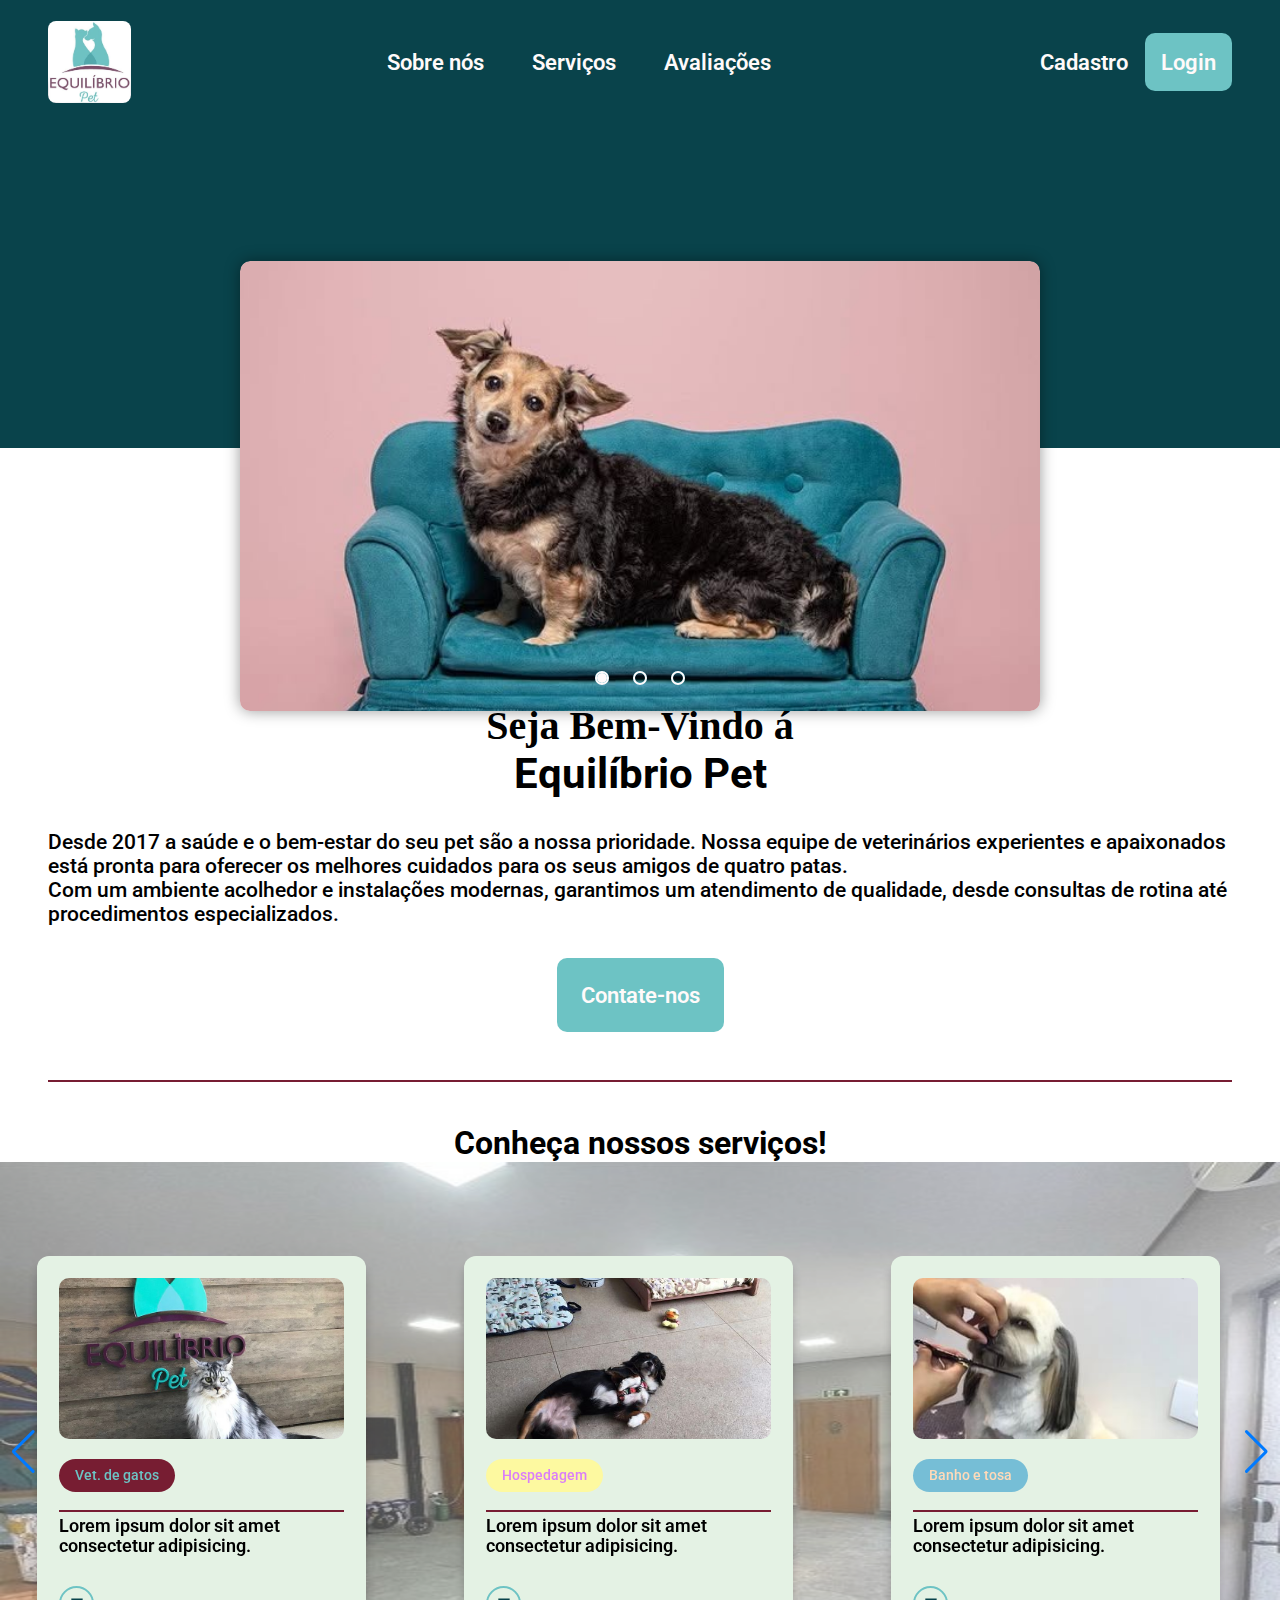
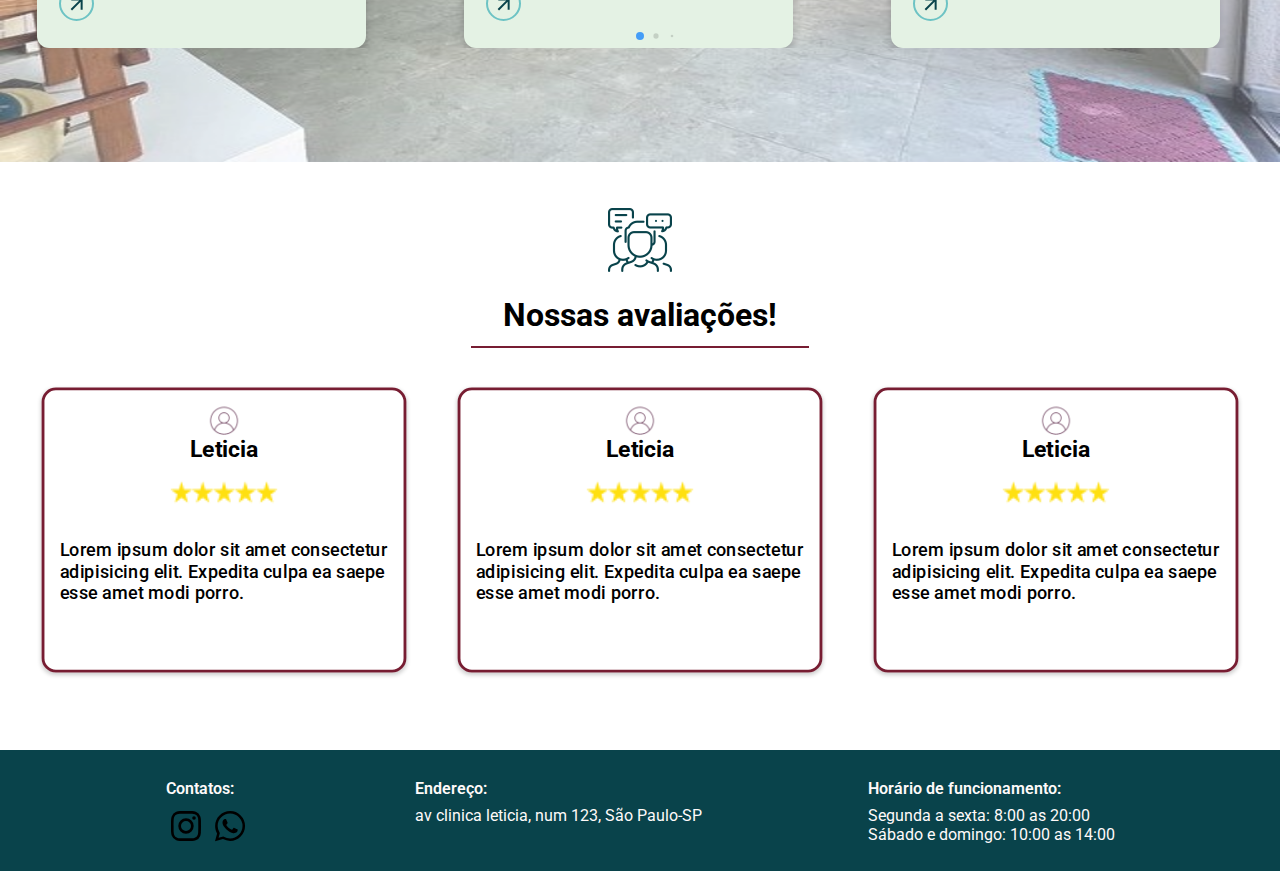
<file: index.html>
<!DOCTYPE html>
<html lang="pt-br">
  <head>

    <meta charset="UTF-8" />
    <meta name="viewport" content="width=device-width, initial-scale=1.0" />
    <title>Leticia Pet</title>
    <link rel="stylesheet" href="CSS/index.css" />

    <link rel="stylesheet" href="https://cdn.jsdelivr.net/npm/swiper@11/swiper-bundle.min.css">


    <link rel="stylesheet" href="https://fonts.googleapis.com/css2?family=Material+Symbols+Outlined:opsz,wght,FILL,GRAD@20..48,100..700,0..1,-50..200&icon_names=arrow_forward" />
    

    <script src="JS/index.js" defer></script>
    <script src="JS/cardSwiper.js" defer></script>

    <script src="https://cdn.jsdelivr.net/npm/swiper@11/swiper-bundle.min.js" ></script>


  </head>

  <body>

    <header>
      <div class="containerHeader">
        <img src="imgIndex/petLogo.jpg" alt="Logo da Clinica" id="logoSite" />
        <nav class="navBar">
          <ul class="listNav">
            <li><a href="#sobreNos">Sobre nós</a></li>
            <li><a href="#servico">Serviços</a></li>
            <li><a href="#avaliacoes">Avaliações</a></li>
          </ul>
        </nav>
        <div class="acesso">
          <a href="HTML/cadastro.html" id="linkCadastro">Cadastro</a>
          <a href="HTML/login.html" id="linkLogin">Login</a>
        </div>

        <div class="mobileIcon">
          <button onclick="menuAparecer()"><img src="[data-uri]"/></button>
        </div>

      </div>
      <div class="mobileMenu">
        <ul class="listNav">
          <li><a href="#sobreNos">Sobre nós</a></li>
          <li><a href="#servico">Serviços</a></li>
          <li><a href="#avaliacoes">Avaliações</a></li>
          <li><a href=".contentFooter">Contato</a></li>         
        </ul>
        <div class="acessoMobile"></div>
          <a href="HTML/cadastro.html" id="linkCadastroMobile">Cadastro</a>
          <a href="HTML/login.html" id="linkLoginMobile">Login</a>
        </div>
      </div>
    </header>


    <main>

      <section id="sectionHome">
        <div class="slider">
          <div class="slides">
            <input type="radio" name="radioBtn" id="radio1" />
            <input type="radio" name="radioBtn" id="radio2" />
            <input type="radio" name="radioBtn" id="radio3" />
            <div class="slide first">
              <img src="imgIndex/meg.jpg" alt="Cachorrinha meg" />
            </div>
            <div class="slide">
              <img
                src="imgIndex/megEdocinho.jpg"
                alt="Mascotes Meg e Docinho"
              />
            </div>
            <div class="slide">
              <img
                src="imgIndex/megFundocinza.jpg"
                alt="Mascote Sol"
                id="megCarrinho"
              />
            </div>
            <div class="autoNavigation">
              <div class="autoBtn1"></div>
              <div class="autoBtn2"></div>
              <div class="autoBtn3"></div>
            </div>
          </div>

          <div class="manualNavigation">
            <label for="radio1" class="manualBtn"></label>
            <label for="radio2" class="manualBtn"></label>
            <label for="radio3" class="manualBtn"></label>
          </div>
        </div>
      </section>

      <section id="sectionWelcome">
        <article id="sobreNos">
            <div class="contentArticle">
                <img src="imgIndex/simbolo.png" alt="simbolo Vet">
                <h1>Seja Bem-Vindo á</h1>
                <h2>Equilíbrio Pet</h2>
                <p>Desde 2017 a saúde e o bem-estar do seu pet são a nossa prioridade. Nossa equipe de veterinários experientes e apaixonados está pronta para oferecer os melhores cuidados para os seus amigos de quatro patas.<br>Com um ambiente acolhedor e instalações modernas, garantimos um atendimento de qualidade, desde consultas de rotina até procedimentos especializados.</p>
                <a href="https://api.whatsapp.com/send/?phone=554333211883&text&type=phone_number&app_absent=0">Contate-nos</a>
            </div>
        </article>
      </section>

      <section id="servico">
        <h1 id="service">Conheça nossos serviços!</h1>
        <img src="imgIndex/clinica.jpg" alt="clinica" class="clinicaImg">
        <div class="containerServices swiper">
          <div class="cardWrapper">
            <ul class="cardList swiper-wrapper">
              <li class="cardItem swiper-slide">
                <a href="#" class="cardLink">
                  <img src="imgCard/gatoElogo.jpg" alt="Gato na frente da logo" class="cardImg">
                  <p class="badge cat">Vet. de gatos</p>
                  <h2 class="cardDescription">Lorem ipsum dolor sit amet consectetur adipisicing.</h2>
                  <button class="cardButton material-symbols-outlined">
                    arrow_forward
                  </button>
                </a>
              </li>
              <li class="cardItem swiper-slide">
                <a href="#" class="cardLink">
                  <img src="imgCard/hotel.jpg" alt="Espaço de hospedagem" class="cardImg">
                  <p class="badge hotel">Hospedagem</p>
                  <h2 class="cardDescription">Lorem ipsum dolor sit amet consectetur adipisicing.</h2>
                  <button class="cardButton material-symbols-outlined">
                    arrow_forward
                  </button>
                </a>
              </li>
              <li class="cardItem swiper-slide">
                <a href="#" class="cardLink">
                  <img src="imgCard/tosa.jpg" alt="Espaço banho e tosa" class="cardImg">
                  <p class="badge bath">Banho e tosa</p>
                  <h2 class="cardDescription">Lorem ipsum dolor sit amet consectetur adipisicing.</h2>
                  <button class="cardButton material-symbols-outlined">
                    arrow_forward
                  </button>
                </a>
              </li>
              <li class="cardItem swiper-slide">
                <a href="#" class="cardLink">
                  <img src="imgCard/acupuntura.jpg" alt="Cão fazendo acupunctura" class="cardImg">
                  <p class="badge acupuncture">Acupuntura</p>
                  <h2 class="cardDescription">Lorem ipsum dolor sit amet consectetur adipisicing.</h2>
                  <button class="cardButton material-symbols-outlined">
                    arrow_forward
                  </button>
                </a>
              </li>
              <li class="cardItem swiper-slide">
                <a href="#" class="cardLink">
                  <img src="imgCard/nutri.jpg" alt="Nutrição" class="cardImg">
                  <p class="badge nutrition">Nutrição</p>
                  <h2 class="cardDescription">Lorem ipsum dolor sit amet consectetur adipisicing.</h2>
                  <button class="cardButton material-symbols-outlined">
                    arrow_forward
                  </button>
                </a>
              </li>
              
            </ul>

            <div class="swiper-pagination"></div>
            <div class="swiper-button-prev"></div>
            <div class="swiper-button-next"></div>
          </div>
        </div>
      </section>

      <section id="avaliacoes">
        <div class="introAvaliacoes">
          <img src="imgAvaliacao/avalia.png" alt="Simbolo de grupo de pessoas">
          <h1>Nossas avaliações!</h1>
        </div>
        <div class="containerAvaliativo">
          <ul id="avaliacoesGrupo">
            <li class="avaliacao">
              <img src="imgAvaliacao/perfil.png" alt="Simbolo de perfil">
              <h2>Leticia</h2>
              <img src="imgAvaliacao/estrelas.png" alt="Estrelas de avaliação" class="estrelas">
              <p>Lorem ipsum dolor sit amet consectetur adipisicing elit. Expedita culpa ea saepe esse amet modi porro.</p>
            </li>
            <li class="avaliacao">
              <img src="imgAvaliacao/perfil.png" alt="Simbolo de perfil">
              <h2>Leticia</h2>
              <img src="imgAvaliacao/estrelas.png" alt="Estrelas de avaliação" class="estrelas">
              <p>Lorem ipsum dolor sit amet consectetur adipisicing elit. Expedita culpa ea saepe esse amet modi porro.</p>
            </li>
            <li class="avaliacao">
              <img src="imgAvaliacao/perfil.png" alt="Simbolo de perfil">
              <h2>Leticia</h2>
              <img src="imgAvaliacao/estrelas.png" alt="Estrelas de avaliação" class="estrelas">
              <p>Lorem ipsum dolor sit amet consectetur adipisicing elit. Expedita culpa ea saepe esse amet modi porro.</p>
            </li>
            
          </ul>
        </div>
      </section>
    </main>

    <footer>
      <div class="contentFooter">
        <div class="bloco">
          <p class="indice">Contatos:</p>
     
          <a href="https://www.instagram.com/equilibriopet/"><img src="svg/bxl-instagram.svg" alt="logo instagram"></a>
          <a href="https://api.whatsapp.com/send/?phone=554333211883&text&type=phone_number&app_absent=0"><img src="svg/bxl-whatsapp.svg" alt="logo whatsapp"></a>
        </div>
        <div class="bloco">
          <p class="indice">Endereço:</p>
          <p>av clinica leticia, num 123, São Paulo-SP</p>
        </div>
        <div class="bloco">
          <p class="indice">Horário de funcionamento:</p>
          <p>Segunda a sexta: 8:00 as 20:00</p>
          <p>Sábado e domingo: 10:00 as 14:00</p>
        </div>
      </div>
    </footer>
  </body>
</html>
</file>
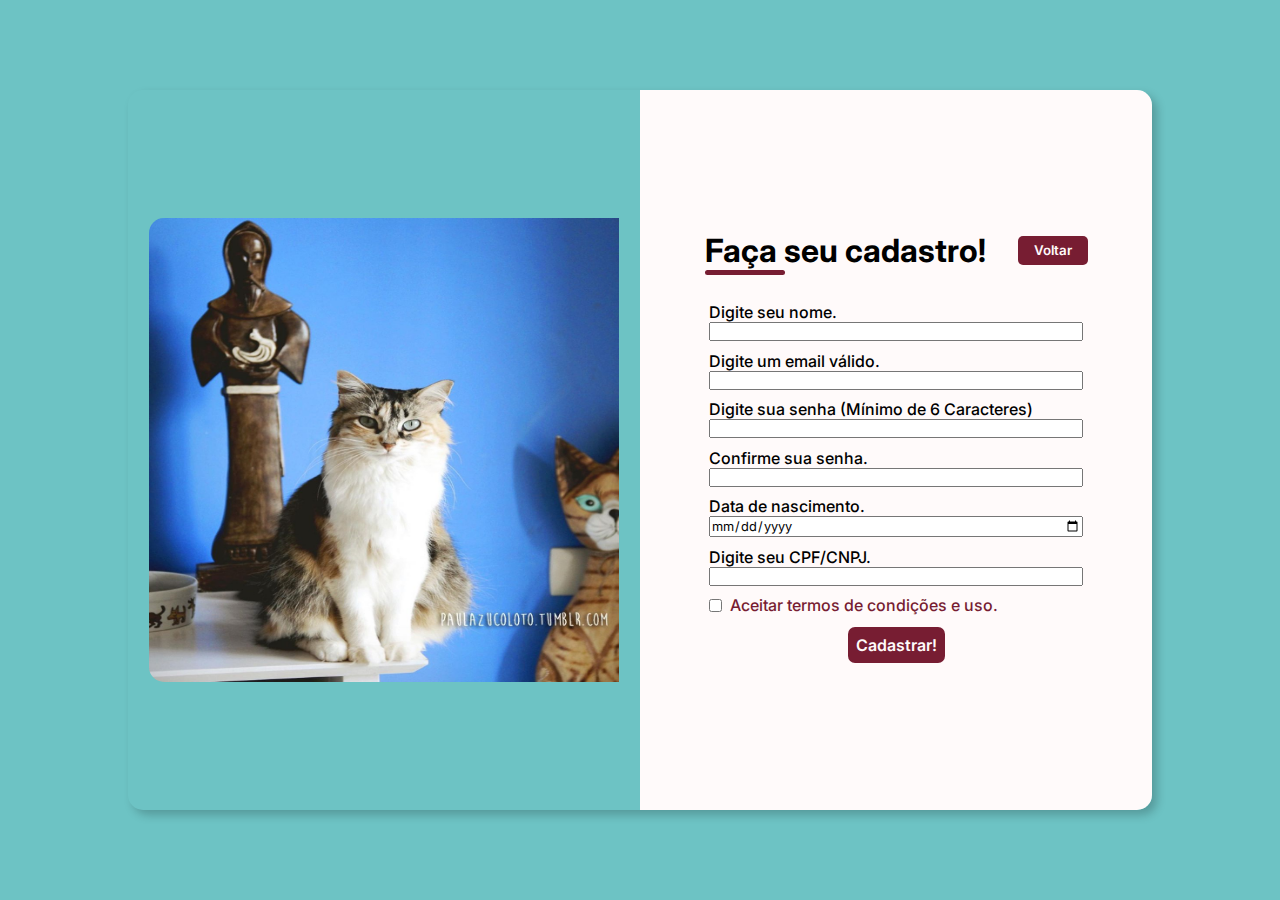
<file: HTML/cadastro.html>
<!DOCTYPE html>
<html lang="pt-br">
<head>
    <meta charset="UTF-8">
    <meta name="viewport" content="width=device-width, initial-scale=1.0">
    <title>Equilibrio Pet</title>
    <link rel="stylesheet" href="../CSS/cadastro.css"> 
    <script src="../JS/cadastro.js" defer ></script>
</head>
<body>
    <div class="container">
        <div class="imgCadastro">
            <img src="../imgCadastro/mariaFlor.jpg">
        </div>
        <div class="cadastro">
            <form onsubmit="event.preventDefault(); cadastroUsuario();"> <!-- chama o cadastro !-->
                <div class="cadastroHeader">
                    <div class="titulo">
                        <h1>Faça seu cadastro!</h1>
                    </div>
                    <div class="botaoAcesso">
                        <button><a href="../index.html">Voltar</a></button>
                    </div>
                </div>
                <div class="grupoInputs">
                    <div class="inputBox">
                        <label for="name">Digite seu nome.</label>
                        <input type="text" id="name" name="name" required>
                    </div>
                    <div class="inputBox">
                        <label for="email">Digite um email válido.</label>
                        <input type="email" id="email" name="email" required>
                    </div>
                    <div class="inputBox">
                        <label for="password">Digite sua senha (Mínimo de 6 Caracteres)</label>
                        <input type="password" id="password" name="password" required>
                    </div>
                    <div class="inputBox">
                        <label for="confirm">Confirme sua senha.</label>
                        <input type="password" id="confirm" name="confirm" required>
                    </div>
                    <div class="inputBox">
                        <label for="birthday">Data de nascimento.</label>
                        <input type="date" id="birthday" name="birthday" required>
                    </div>
                    <div class="inputBox">
                        <label for="cpf">Digite seu CPF/CNPJ.</label>
                        <input type="text" id="cpf" name="cpf_cnpj" required>
                    </div>
                    <div class="inputBox" id="inputTermo">
                        <input type="checkbox" id="terms" name="terms" required>
                        <label for="terms" class="termos"><a href="#">Aceitar termos de condições e uso.</a></label>
                    </div>
                </div>
                <div class="botaoCadastrar">
                    <button type="submit" id="cadastroButton">Cadastrar!</button> 
                </div>
            </form>
        </div>
    </div>

</body>
</html>
</file>
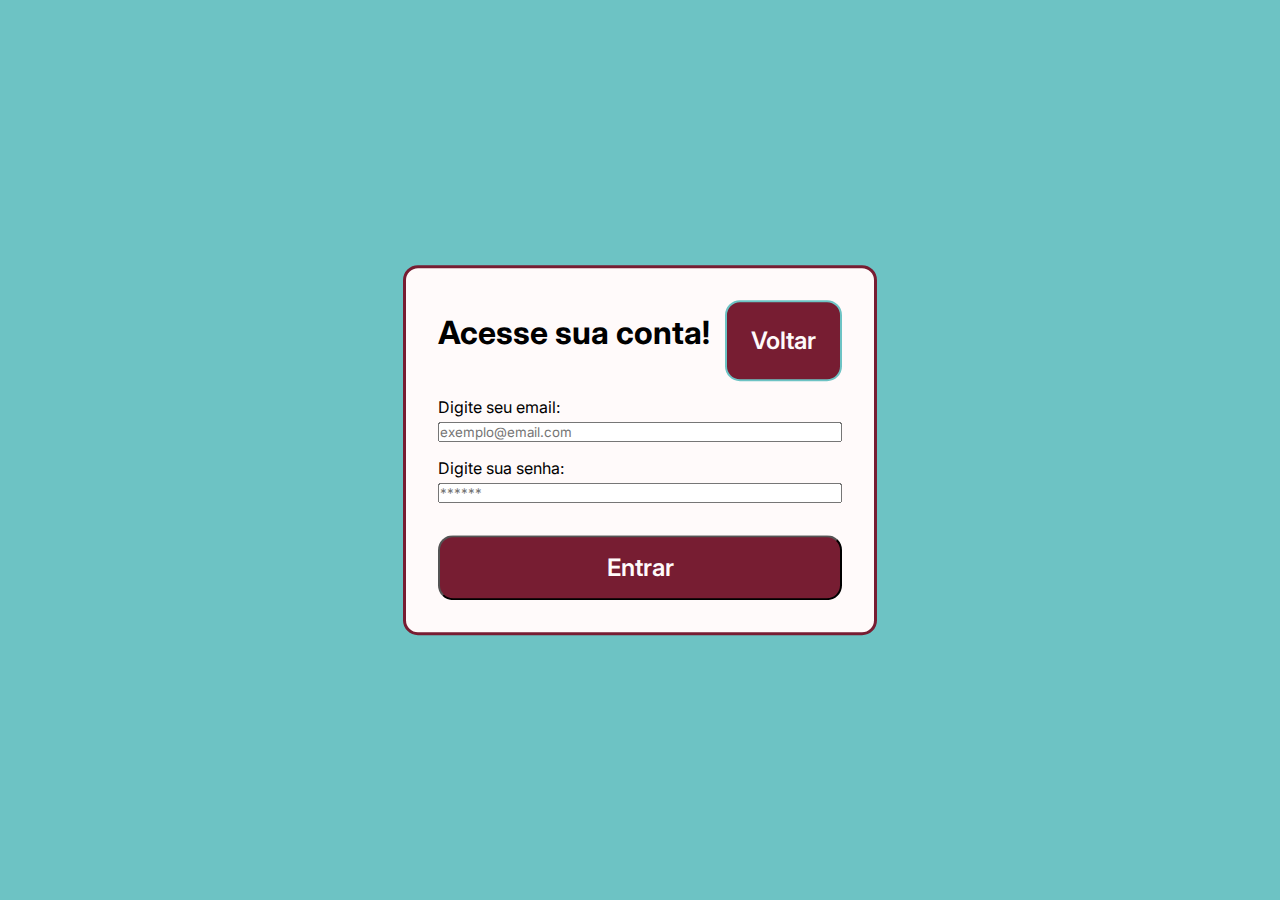
<file: HTML/login.html>
<!DOCTYPE html>
<html lang="pt-br">
  <head>
    <meta charset="UTF-8" />
    <meta name="viewport" content="width=device-width, initial-scale=1.0" />
    <title>Equilibrio Pet</title>
    <link rel="stylesheet" href="../CSS/login.css" />
    <script src="../JS/login.js" defer></script>
  </head>
  <body>
    <div class="containerLogin">
      <div class="headerLogin">
        <h1>Acesse sua conta!</h1>
            <a href="../index.html">Voltar</a>
        </div>
      <form>
        <label for="emailLogin">Digite seu email:</label>
        <input type="email" id="emailLogin" placeholder="exemplo@email.com" required />
        <label for="passwordLogin">Digite sua senha:</label>
        <input
          type="password" id="passwordLogin" placeholder="******" required/>

        <button type="button" onclick="loginUsuario()" id="submitLogin">Entrar</button>
      </form>
    </div>
  </body>
</html>
</file>
<file: CSS/index.css>
@import url('https://fonts.googleapis.com/css2?family=Inter+Tight:ital,wght@0,100..900;1,100..900&family=Roboto:ital,wght@0,100;0,300;0,400;0,500;0,700;0,900;1,100;1,300;1,400;1,500;1,700;1,900&display=swap');
@import url('https://fonts.googleapis.com/css2?family=Cedarville+Cursive&display=swap');

:root{
    --cor-primaria:#09434b;
    --cor-secundaria:#6dc3c4;
    --cor-tercearia:#771d32;
    --cor-neutra: #fffafa;
    --cor-bloco:#0087a6;
}

*{
    margin: 0;
    padding: 0;
    box-sizing: border-box;
    font-family: 'Roboto', 'Inter', sans-serif;
}


header{
    width: 100%;
    background-color: var(--cor-primaria);
    padding: 1.3rem 3rem;
    height: 28rem;
    z-index: 2;
}

.mobileIcon{
    display: none;
}

.mobileMenu{
    display: none;
}

.containerHeader{
    display: flex;
    justify-content: space-between;
    align-items: center;
}


#logoSite {
    width: 7%;
    border-radius: 0.5rem;
}

.navBar ul{
    display: flex;
    list-style: none;
}

.navBar ul li{
    padding: 1.5rem;
}

.navBar ul li a{
    text-decoration: none;
    color: var(--cor-neutra);
    font-size: 1.4rem;
    font-weight: 600;
    transition: font-size .6s ease-in-out;
}

.navBar ul li a:hover{
    font-size: 1.5rem;
    border-bottom: 5px solid var(--cor-tercearia);
    border-radius: 2px;
}

.acesso a{
    color: var(--cor-neutra);
    font-size: 1.4rem;
    font-weight: 600;
    text-decoration: none;
}

.acesso #linkCadastro{
    padding: 0.8rem;
    transition:font-size .6s ease-in-out;
}

.acesso #linkCadastro:hover{
    font-size: 1.5rem;
    border-left: 5px solid var(--cor-tercearia);
}

.acesso #linkLogin{
    padding: 1rem;
    background-color: var(--cor-secundaria);
    border-radius: 10px;
    transition: background-color .7s ease;
}

.acesso #linkLogin:hover{
    background-color: var(--cor-tercearia);
}

#sectionHome{
    position: absolute;
    top: 54%;
    left: 50%;
    transform: translate(-50%, -50%);
}

.slider{
    width: 800px;
    height: 450px;
    overflow: hidden;
    border-radius: 10px;
    box-shadow: 0 0px 15px rgba(0, 0, 0, 0.4);
}

#megCarrinho{
    width: 800px;
    height:454px;
}

.slides{
    width: 400%;
    height: 450px;
    display: flex;
}

.slides input{
    display: none;
}

.slide{
    width: 25%;
    position: relative;
    transition: 2s;
}

.slide{
    width:800px;
    border-radius: 10px;
}

.slide img{
    border-radius: 10px;
    width: 800px;

}

.manualNavigation{
    position: absolute;
    width: 800px;
    margin-top: -40px;
    display: flex;
    justify-content: center;
}

.manualBtn{
    border: 2px solid var(--cor-neutra);
    padding: 5px;
    border-radius: 10px;
    cursor: pointer;
    transition: .8s;
}

.manualBtn:not(:last-child){
    margin-right: 1.5rem;
}

.manualBtn:hover{
    background-color: var(--cor-neutra);
}

#radio1:checked ~ .first{
    margin-left: 0;
}
#radio2:checked ~ .first{
    margin-left: -25%;
}
#radio3:checked ~.first{
    margin-left: -50%;
}

.autoNavigation div{
    border: 2px solid var(--cor-bloco);
    padding: 5px;
    border-radius: 10px;
    cursor: pointer;
    transition: 1seg;
}

.autoNavigation{
    position: absolute;
    width: 800px;
    margin-top: 410px;
    display: flex;
    justify-content: center;
}

.autoNavigation div:not(:last-child){
    margin-right: 1.5rem;
}

#radio1:checked ~ .autoNavigation .autoBtn1{
    background-color: var(--cor-neutra);
}

#radio2:checked ~ .autoNavigation .autoBtn2{
    background-color: var(--cor-neutra);
}

#radio3:checked ~ .autoNavigation .autoBtn3{
    background-color: var(--cor-neutra);
}

#sectionWelcome{
    padding: 11.9rem 3rem 7rem 3rem;
}

.contentArticle{
    display: flex;
    flex-direction: column;
    justify-content: center;
    align-items: center;
    padding-bottom: 3rem;
    border-bottom: 2px solid var(--cor-tercearia);
}

.contentArticle h1{
    font-family: "cursive";
    font-size: 2.5rem;
    font-weight: 600;
    color: #000;
}

.contentArticle h2{
    color: #000;
    font-size: 2.6rem;
    font-weight: 700;
}

.contentArticle p{
    margin: 2rem 0;
    font-size: 1.3rem;
    font-weight: 500;
}

.contentArticle a{
    padding: 1.5rem;
    background-color: var(--cor-secundaria);
    border-radius: 10px;
    transition: background-color .7s ease;
    color: var(--cor-neutra);
    font-weight: 600;
    font-size: 1.4rem;
    text-decoration: none;
}

.contentArticle a:hover{
    background-color: var(--cor-tercearia);
}

#servico{
    position: relative;
    top: -70px;
}

#service{
    display: flex;
    justify-content: center;
    font-size: 2rem;
    
}


.clinicaImg{
    width: 100%;
    height: 600px;
    opacity: .7;
    position: relative;
}


.containerServices{
    position: absolute;
    top: -510px;    
}


.cardWrapper{
    max-width: 1300px;
    margin-left: 1.7rem;
    margin-right: 2rem;
    overflow: hidden;
}

.cardList .cardItem{
    list-style: none;
    margin-left: 10px;
    display: flex;
    justify-content: space-between;
    align-items: center;
    width: 100%;
}


.cardList .cardItem .cardLink{
    user-select: none;
    width: 85%;
    display: block;
    background-color: rgb(228, 242, 228);
    border: 4px solid transparent;
    padding: 18px;
    border-radius: 12px;
    text-decoration: none;
    box-shadow: 0 10px 10px rgba(0, 0, 0, 0.2);
    transition: .6s ease;
}


.cardList .cardItem .cardLink:hover{
    border-color: var(--cor-secundaria);
}


.cardList .cardLink .cardImg{
    width: 100%;
    aspect-ratio: 16 / 9;
    object-fit: cover;
    border-radius: 10px;
}

.cardList .cardLink .badge{ 
    color: var(--cor-secundaria);
    padding: 8px 16px;
    font-size: .9rem;
    font-weight: 500;
    margin: 16px 0 18px;
    background-color: var(--cor-tercearia);
    width: fit-content;
    border-radius: 50px;
}

.cardList .cardLink .badge.hotel{
    background-color: #fdf9a0;
    color: #da7ef9;
}

.cardList .cardLink .badge.bath{
    background-color: #76bed6;
    color: #FFDAB9;
}

.cardList .cardLink .badge.acupuncture{
    background-color: #FFB6C1;
    color: #8686b3;
}

.cardList .cardLink .badge.nutrition{
    background-color: #fbc7a2;
    color: #c32626;
}

.cardList .cardLink .cardDescription{
   font-size: 1.1rem; 
   color: #000;
   font-weight: 600;
   border-top: 2px solid var(--cor-tercearia);
   padding-top: 4px;
}

.cardList .cardLink .cardButton{
    height: 35px;
    width: 35px;
    color: var(--cor-primaria);
    background: none;
    border-radius: 50%;
    margin: 30px 0 5px;
    cursor: pointer;
    border: 2px solid var(--cor-secundaria);
    transform: rotate(-45deg);
    transition: .5s ease;
}

.cardList .cardLink:hover .cardButton{
    color: var(--cor-neutra);
    background-color: var(--cor-secundaria);
}

.swiper-pagination{
    opacity: .7;
}

#avaliacoes{
    margin-top: -420px;
}

.introAvaliacoes{
    display: flex;
    justify-content: center;
    flex-direction: column;
    align-items: center;
}

.introAvaliacoes img{
    margin-bottom: .7rem;
}

.introAvaliacoes h1{
    padding: .8rem 2rem;
    border-bottom: 2px solid var(--cor-tercearia);
}

.estrelas{
    width: 7rem;
    margin-top: -25px;
}

.avaliacoesGrupo {
    display: flex;
    justify-content: space-between;
    margin-top: 500px;
}

.containerAvaliativo{
    display: flex;
    margin-top: 2rem;
    
}

#avaliacoesGrupo{
    display: flex; 
    list-style-type: none;
    justify-content: space-evenly;
    flex-wrap: wrap;
    margin-bottom: 70px;
}

.avaliacao{
    display: flex;
    flex-direction: column;
    align-items: center;
    width: 30%;
    height: 300px;
    border: 3px solid var(--cor-tercearia);
    border-radius: 15px;
    box-shadow: 0 2px 5px rgba(0, 0, 0, 0.2);
    padding: 1rem;
    transition: transform 0.3s, box-shadow 0.3s;  
}

.avaliacao:hover {
    transform: scale(1);
    box-shadow: 0 4px 10px rgba(0, 0, 0, 0.4);
}

.avaliacao:not(:hover) {
    transform: scale(.95);
}

.avaliacao p{
    font-size: 1.2rem;
    font-weight: 500;
    margin-top: -7px;
}


footer {
    background-color: var(--cor-primaria);
    width: 100%;
}

.contentFooter{
    display: flex;
    justify-content: space-evenly;
    padding: 1.3rem 0;
    flex-wrap: wrap;
}


.bloco .indice{
    font-weight: 600;
    color: var(--cor-neutra);
    padding: .5rem 0;
}

.bloco p{
    color: var(--cor-neutra);
}


.contentFooter img {
    width: 40px;
}































@media screen and (max-width: 730px) {
    .navBar{
        display: none;
    }

    .acesso{
        display: none;
    }

    header{
        width: 100%;
        height: auto;
        padding: 0.8rem 3rem;
        
    }

    .containerHeader{
        padding: 0.6rem;
    }

    #logoSite {
        width:38%;
        border-radius: 0.5rem;
    }

    .mobileIcon{
        display: block;
    }
    
    .mobileIcon button{
        background-color: transparent;
        border: none;
        cursor: pointer;
    }

    .mobileIcon button:hover{
        background-color: var(--cor-neutra);
        border-radius: 5px;
    }


    .open{
        display: block;
    }

    
    .mobileMenu ul{
        display: flex;
        flex-direction: column;
        text-align: center;
        padding-bottom: 1rem;
        border-bottom: 2px solid var(--cor-neutra);

    }

    .listNav li{
        list-style: none;
        padding-top: 1.3rem;
    }

    .listNav li a{
        text-decoration: none;
        color: var(--cor-neutra);
        font-size: 1.7rem;
        font-weight: 600;
        transition: font-size .6s ease-in-out;
    }

    .listNav li a:hover{
        font-size: 2rem;
        border-bottom: 5px solid var(--cor-tercearia);
        border-radius: 2px;
    }

    #linkCadastroMobile {
        text-decoration: none;
        color: var(--cor-neutra);
        font-size: 2rem;
        font-weight: 600;
        display: flex;
        justify-content: center;
        margin-bottom: 1rem;
        margin-top: 1rem;
        padding: 1rem;
        transition: background-color .7s ease-in-out;
        transition: font-size .7s ease-in-out;
    }

    #linkCadastroMobile:hover{
        background-color: var(--cor-tercearia);
        font-size: 2.3rem;
        padding: 1rem;
        border-radius: 10px;
    }
    
    #linkLoginMobile {
        text-decoration: none;
        color: var(--cor-neutra);
        font-size: 2rem;
        font-weight: 600;
        display: flex;
        justify-content: center;
        transition: background-color .7s ease-in-out;
        transition: font-size .7s ease-in-out;

    }

    #linkLoginMobile:hover{
        background-color: var(--cor-tercearia);
        font-size: 2.3rem;
        padding: 1rem;
        border-radius: 10px;
    }


    .slider{
    display: none;
    }

    #sectionHome{
        padding: 0;
    }

    .contentArticle{
        margin-top: -7.3rem;
        padding: .6rem ;
    }

    .contentArticle h1{
        margin-top: .3rem;
        font-size: 1.8em;
    }

    .contentArticle h2{
        font-size: 1.8rem;
    }

    .contentArticle p{
        margin: 1.5rem 0;
    }

    .contentArticle a{
        padding: 1rem;
    }

    .containerServices{
        position: absolute;
        top: -530px;    
    }

    .cardWrapper{
        margin: 0 10px 25px;
    }

    #avaliacoes{
        margin-top: -450px;
    }

    .avaliacao{
        width: 60%;
        height: 400px;
    }

    .contentFooter{
        display: flex;
        flex-direction: column;
        justify-content: center;
        align-items: center;
    }

 

}

@media screen and (min-width: 731px) and (max-width: 945.98px){

    Header{ 
        padding: 1.3rem 1.5rem;
    }


    #logoSite{
        width: 13%;
    }

    .navBar ul li{
        padding: .5rem;
    }
    
    .navBar ul li a{
        font-size: 1.3rem;
    }

    .navBar ul li a:hover{
        font-size: 1.3rem;
    }

    .acesso a{
        padding: 1rem;
    }

    .acesso #linkCadastro:hover{
            font-size: 1.3rem;
            border-left: 5px solid var(--cor-tercearia);
        }    

    .slider{
        margin-top: 5.5rem;
        width: 658px;
    }

    .slide{
        width: 25%;
        position: relative;
        transition: 2s;
    }
    
    .contentArticle{
        margin-top: 1.7rem;
    }

    .avaliacao{
        width: 45%;
    }

    
}
</file>
<file: CSS/cadastro.css>
@import url('https://fonts.googleapis.com/css2?family=Inter:ital,opsz,wght@0,14..32,100..900;1,14..32,100..900&display=swap');

:root{
    --cor-primaria:#6dc3c4;
    --cor-secundaria:#E8F5C8;
    --cor-tercearia:#771d32;
    --cor-neutra: #fffafa;
}

*{
    margin: 0;
    padding: 0;
    box-sizing: border-box;
    font-family: 'Inter', sans-serif;
}

body{
    width: 100%;
    height: 100vh;
    display: flex;
    justify-content: center;
    align-items: center;
    background-color: var(--cor-primaria);
}

.container{
    width: 80%;
    height: 80vh;
    display: flex;
    box-shadow: 5px 5px 10px rgba(0, 0, 0, .212);
    border-radius: 15px;
}

.imgCadastro{
    width: 50%;
    display: flex;
    justify-content: center;
    align-items: center;
    border-radius:15px 0 0 15px;
}

.imgCadastro img{
    width: 29.4rem;
    height: 29rem;
    border-radius: 15px 0 0 15px;
}

.cadastro{
    width: 50%;
    display: flex;
    flex-direction: column;
    justify-content: center;
    align-items: center;
    background-color: var(--cor-neutra);
    border-radius:0 15px 15px 0;
}

.cadastroHeader{
    margin-bottom: 1.7rem ;
    display: flex;
    justify-content: space-between;
    align-items: center;
}

.botaoAcesso{
    display: flex;
    align-items: center;
    padding-left: 2rem;
}

.botaoAcesso button{
    border: none;
    background-color: var(--cor-tercearia);
    padding: 0.4rem 1rem;
    border-radius: 5px;
    cursor: pointer;
    transition: .5s ease;
}

.botaoAcesso button:hover{
    border:2px solid var(--cor-tercearia);
    background-color: var(--cor-primaria);
}

.botaoAcesso button a{
    color: var(--cor-neutra);
    font-weight: 600;
    text-decoration: none;
}

.cadastroHeader h1{
    font-size: 2rem;
    font-weight: 700;
}

.cadastroHeader h1::after {
    content: '';
    display: block;
    width: 5rem;
    height: 0.3rem;
    background-color: var(--cor-tercearia);
    margin: 0 auto;
    position: absolute;
    border-radius: 10px;
}

.inputBox{
    display: flex;
    flex-direction: column;
    padding: 0.3rem;
}

.inputBox label{
    font-size: 1rem;
    font-weight: 500;
}

.inputBox input{
    cursor: pointer;
    color: #000;
    font-size: 0.8rem;
}

.inputBox .termos{
    color: var(--cor-tercearia);
}

input[type="checkbox"]{
    cursor: pointer;
    
}

.termos {
    font-size: 1rem;
    text-decoration: none;
    padding-left: 0.5rem;
}

.termos a {
    color: var(--cor-tercearia); 
    text-decoration: none;
    transition: .5s ease;
}

.termos a:hover {
    text-decoration: underline var(--cor-tercearia);
    font-size: 1.1rem;
}

#inputTermo{
    display: flex;
    flex-direction: row;
    align-items: center;
}
.botaoCadastrar{
    display: flex;
    justify-content: center;
    margin: 0.4rem;
}

.botaoCadastrar button{
    font-weight: 600;
    font-size: 1rem;
    padding: 0.5rem;
    background-color: var(--cor-tercearia);
    color: var(--cor-neutra);
    border: none;
    border-radius: 7px;
    cursor: pointer;
    transition: .5s ease;
}

.botaoCadastrar button:hover{
    border:2px solid var(--cor-tercearia);
    background-color:var(--cor-primaria) ;
}

@media (max-width: 450px) {
    .imgCadastro {
        display: none;
    }

    .container{
        background-color: var(--cor-neutra);
    }

    .cadastro {
        width: 100%;
        padding: 2rem;
        box-shadow: none; 
    }
}

@media (max-width: 860px) {
    .container {
        position: relative;
        box-shadow: none;
    }

    .imgCadastro {
        width: 100%;
    }

    .imgCadastro img {
        width: 100%; 
        height: 110%; 
        opacity: 0.4; 
        border-radius: 15px;
    }

    .cadastro {
        position: absolute; 
        top: 50%; 
        left: 50%;
        transform: translate(-50%, -50%); 
        width: 90%;
        background-color: transparent;
        padding: 2rem;
    }

}
</file>
<file: CSS/login.css>
@import url('https://fonts.googleapis.com/css2?family=Inter:ital,opsz,wght@0,14..32,100..900;1,14..32,100..900&display=swap');

:root{
    --cor-primaria:#6dc3c4;
    --cor-secundaria:#771d32;
    --cor-neutra: #fffafa;
}

*{
    margin: 0;
    padding: 0;
    box-sizing: border-box;
    font-family: 'inter', sans-serif;
}

body{
    background-color: var(--cor-primaria);
    width: 100%;
}

.containerLogin{
    position: absolute;
    top: 50%;
    left: 50%;
    transform: translate(-50%, -50%);
    border: 3px solid var(--cor-secundaria);
    border-radius: 15px;
    padding: 2rem;
    background-color: var(--cor-neutra);
}

 
.headerLogin{
    display: flex;
    align-items: center;
    justify-content: space-between;
    gap: 15px;
}

.headerLogin h1{
    margin-bottom: 1rem;

}

.headerLogin a{
    text-decoration: none;
    color: var(--cor-neutra);
    background-color: var(--cor-secundaria);
    padding: 1.5rem;
    border: 2px solid var(--cor-primaria);
    border-radius: 15px;
    transition: .5s ease;
    font-size: 1.5rem;
    font-weight: 600;
}

.headerLogin a:hover{
    background-color: var(--cor-primaria);
    border-color: var(--cor-secundaria);
    color: var(--cor-secundaria);
}

form{
    display: flex;
    flex-direction: column;
}

form label{
    cursor: pointer;
    margin: 1rem 0 .3rem 0;
}

form input{
    cursor: pointer;
}

form button{
    margin-top: 2rem;
    padding: 1rem;
    background-color: var(--cor-secundaria);
    color: var(--cor-neutra);
    border-radius: 15px;
    transition: .5s ease;
    font-size: 1.5rem;
    font-weight: 600;
}

form button:hover{
    background-color: var(--cor-primaria);
    color: #771d32;
    border-color: var(--cor-secundaria);
}
</file>
